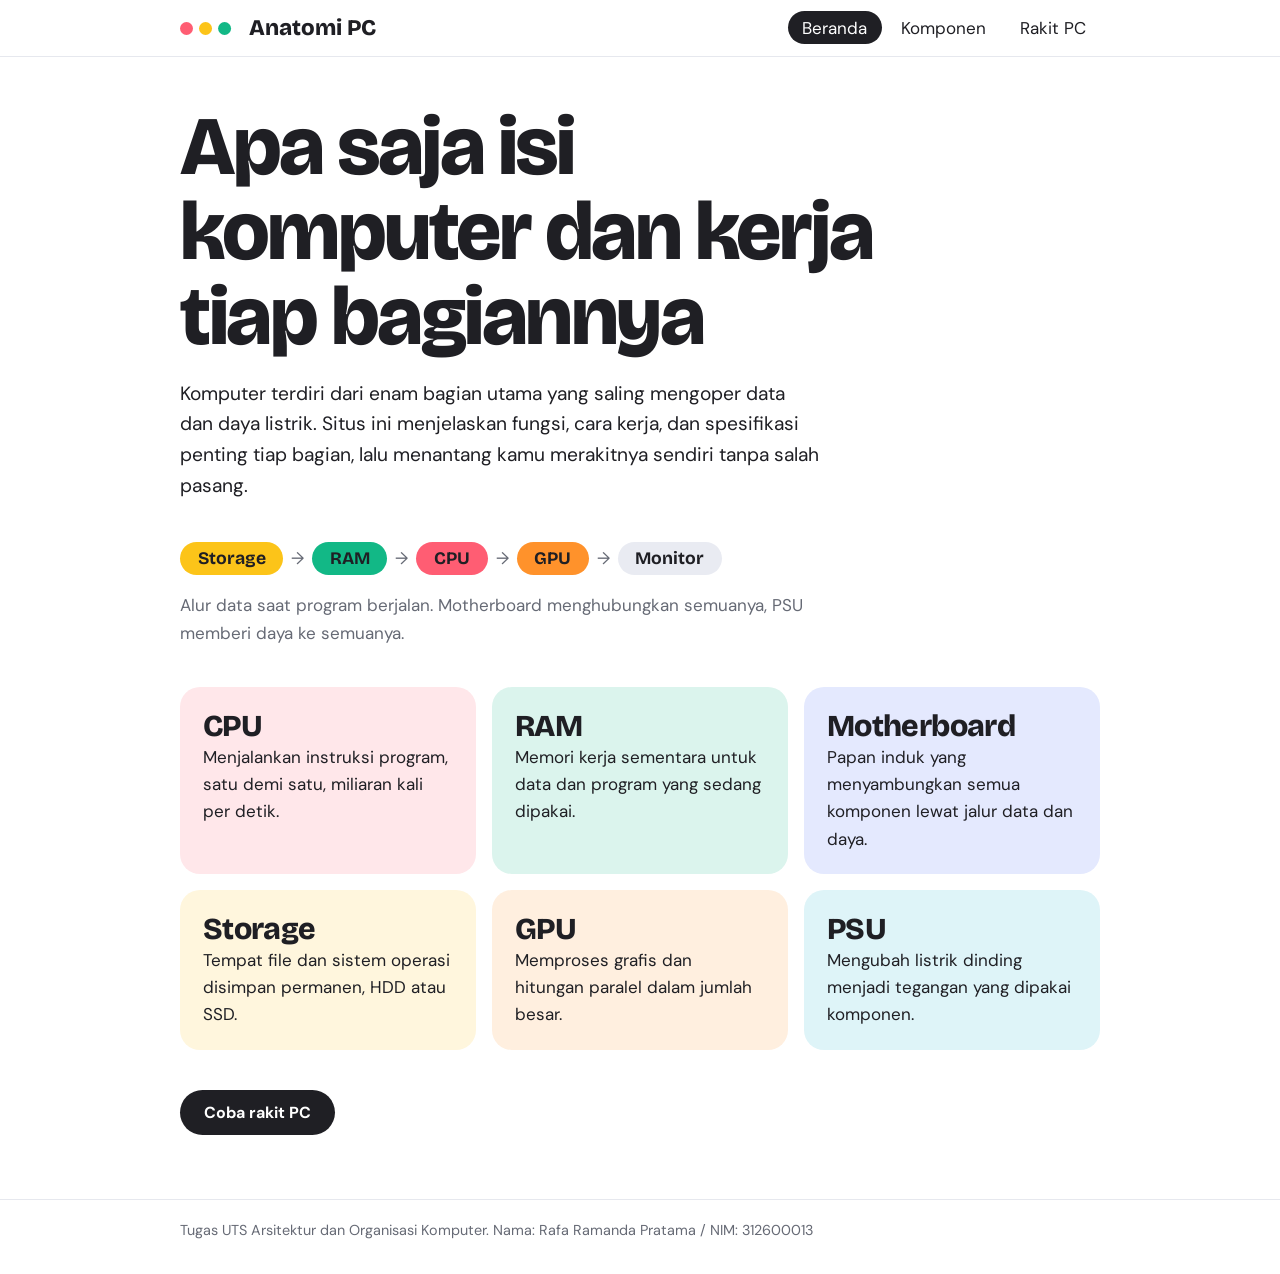
<file: index.html>
<link rel="icon" href="favicon.svg" type="image/svg+xml">
<!doctype html><html lang="id"><head><title>Anatomi PC: isi komputer dan kerjanya</title><meta charset="utf-8"><meta name="viewport" content="width=device-width,initial-scale=1"><link rel="preconnect" href="https://fonts.googleapis.com"><link rel="preconnect" href="https://fonts.gstatic.com" crossorigin><link href="https://fonts.googleapis.com/css2?family=Bricolage+Grotesque:wght@600;800&family=DM+Sans:wght@400;600&display=swap" rel="stylesheet"><link rel="stylesheet" href="style.css"></head><body>
<header><div class="wrap"><a class="logo" href="index.html">Anatomi PC</a><nav><a href="index.html">Beranda</a><a href="komponen.html">Komponen</a><a href="rakit.html">Rakit PC</a></nav></div></header>
<main class="wrap">
<h1>Apa saja isi komputer dan kerja tiap bagiannya</h1>
<p class="lead">Komputer terdiri dari enam bagian utama yang saling mengoper data dan daya listrik. Situs ini menjelaskan fungsi, cara kerja, dan spesifikasi penting tiap bagian, lalu menantang kamu merakitnya sendiri tanpa salah pasang.</p>
<div class="flow" aria-label="Alur data"><b data-t="storage">Storage</b><i aria-hidden="true"></i><b data-t="ram">RAM</b><i aria-hidden="true"></i><b data-t="cpu">CPU</b><i aria-hidden="true"></i><b data-t="gpu">GPU</b><i aria-hidden="true"></i><b>Monitor</b></div>
<p class="note">Alur data saat program berjalan. Motherboard menghubungkan semuanya, PSU memberi daya ke semuanya.</p>
<ul class="idx">
<li><a href="komponen.html#cpu"><strong>CPU</strong><span>Menjalankan instruksi program, satu demi satu, miliaran kali per detik.</span></a></li>
<li><a href="komponen.html#ram"><strong>RAM</strong><span>Memori kerja sementara untuk data dan program yang sedang dipakai.</span></a></li>
<li><a href="komponen.html#mobo"><strong>Motherboard</strong><span>Papan induk yang menyambungkan semua komponen lewat jalur data dan daya.</span></a></li>
<li><a href="komponen.html#storage"><strong>Storage</strong><span>Tempat file dan sistem operasi disimpan permanen, HDD atau SSD.</span></a></li>
<li><a href="komponen.html#gpu"><strong>GPU</strong><span>Memproses grafis dan hitungan paralel dalam jumlah besar.</span></a></li>
<li><a href="komponen.html#psu"><strong>PSU</strong><span>Mengubah listrik dinding menjadi tegangan yang dipakai komponen.</span></a></li>
</ul>
<a class="btn" href="rakit.html">Coba rakit PC</a>
</main>
<footer><div class="wrap">Tugas UTS Arsitektur dan Organisasi Komputer. Nama: Rafa Ramanda Pratama / NIM: 312600013</div></footer>
<script src="script.js"></script></body></html>
</file>
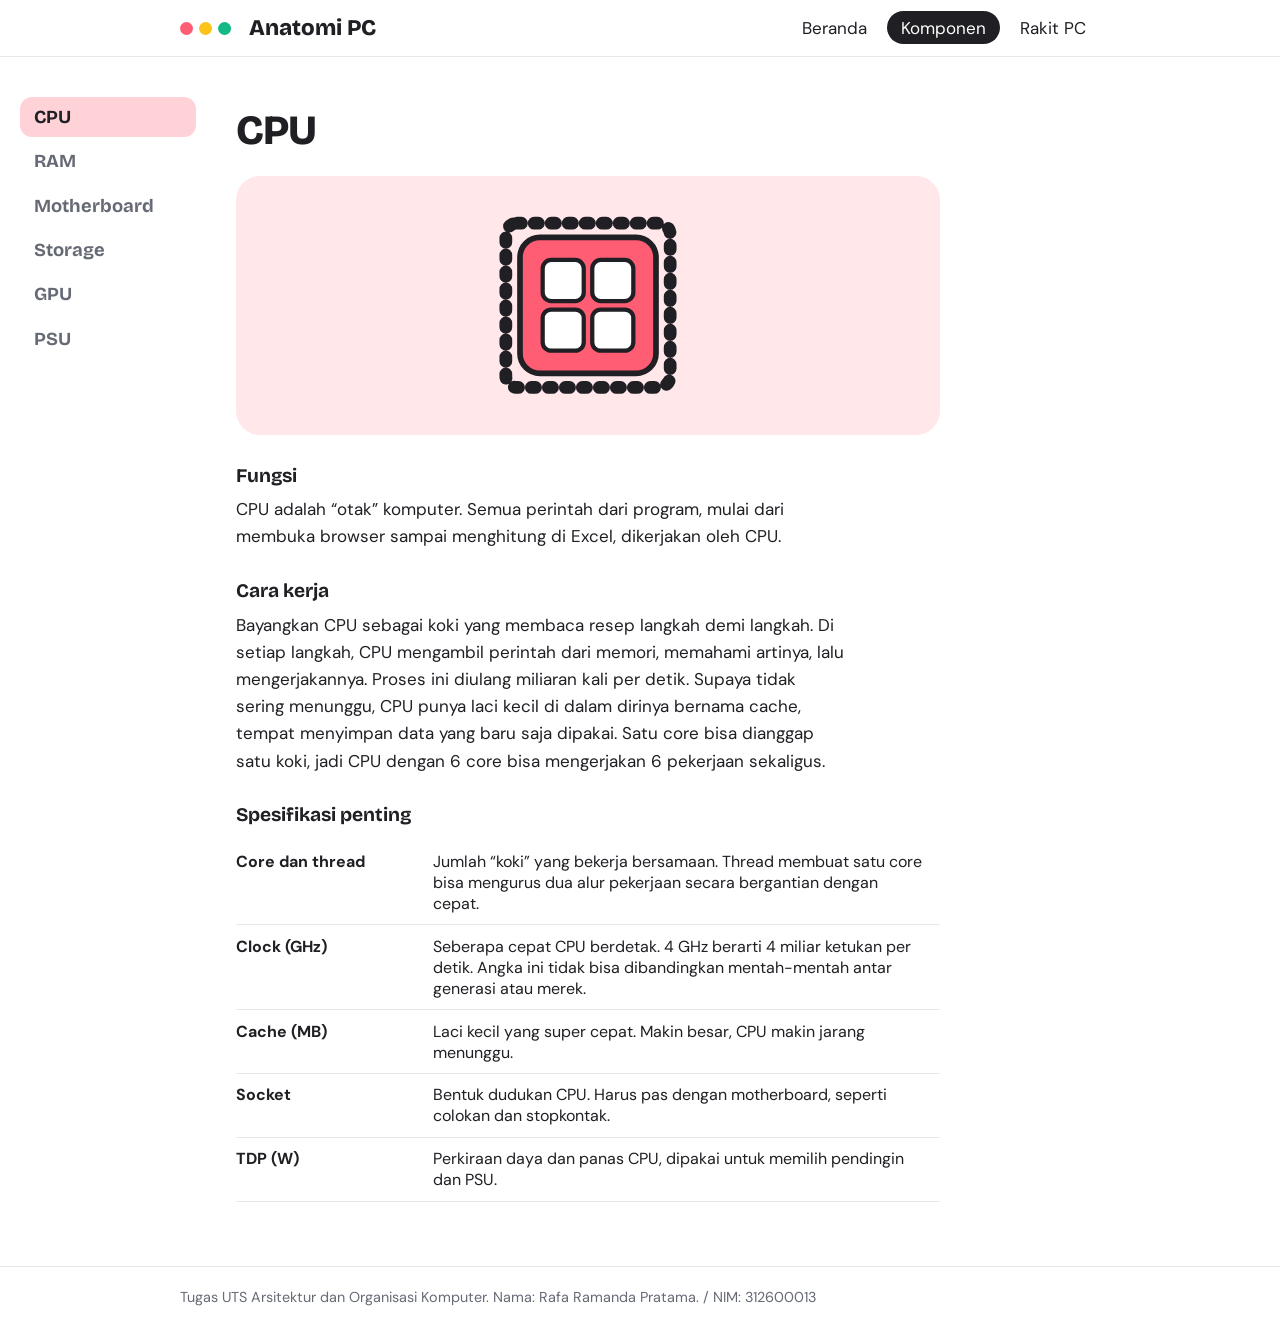
<file: komponen.html>
<link rel="icon" href="favicon.svg" type="image/svg+xml">
<!doctype html><html lang="id"><head><title>Komponen: Anatomi PC</title><meta charset="utf-8"><meta name="viewport" content="width=device-width,initial-scale=1"><link rel="preconnect" href="https://fonts.googleapis.com"><link rel="preconnect" href="https://fonts.gstatic.com" crossorigin><link href="https://fonts.googleapis.com/css2?family=Bricolage+Grotesque:wght@600;800&family=DM+Sans:wght@400;600&display=swap" rel="stylesheet"><link rel="stylesheet" href="style.css"></head><body>
<header><div class="wrap"><a class="logo" href="index.html">Anatomi PC</a><nav><a href="index.html">Beranda</a><a href="komponen.html">Komponen</a><a href="rakit.html">Rakit PC</a></nav></div></header>
<main class="wrap split">
<div class="tabs" role="tablist" aria-label="Pilih komponen">
<button data-t="cpu">CPU</button><button data-t="ram">RAM</button><button data-t="mobo">Motherboard</button><button data-t="storage">Storage</button><button data-t="gpu">GPU</button><button data-t="psu">PSU</button>
</div>
<div>

<section class="panel" id="cpu"><h2>CPU</h2><figure class="art"><svg viewBox="0 0 240 160" role="img" aria-label="Ilustrasi CPU dengan empat core"><rect class="k" x="62" y="22" width="116" height="116" rx="8" stroke-dasharray="3 9" style="stroke-width:9"/><rect class="f" x="72" y="32" width="96" height="96" rx="14"/><g class="cores"><rect class="w" x="88" y="48" width="29" height="29" rx="6"/><rect class="w" x="123" y="48" width="29" height="29" rx="6"/><rect class="w" x="88" y="83" width="29" height="29" rx="6"/><rect class="w" x="123" y="83" width="29" height="29" rx="6"/></g></svg></figure>
<h3>Fungsi</h3><p>CPU adalah “otak” komputer. Semua perintah dari program, mulai dari membuka browser sampai menghitung di Excel, dikerjakan oleh CPU.</p>
<h3>Cara kerja</h3><p>Bayangkan CPU sebagai koki yang membaca resep langkah demi langkah. Di setiap langkah, CPU mengambil perintah dari memori, memahami artinya, lalu mengerjakannya. Proses ini diulang miliaran kali per detik. Supaya tidak sering menunggu, CPU punya laci kecil di dalam dirinya bernama cache, tempat menyimpan data yang baru saja dipakai. Satu core bisa dianggap satu koki, jadi CPU dengan 6 core bisa mengerjakan 6 pekerjaan sekaligus.</p>
<h3>Spesifikasi penting</h3>
<table><tr><th>Core dan thread</th><td>Jumlah “koki” yang bekerja bersamaan. Thread membuat satu core bisa mengurus dua alur pekerjaan secara bergantian dengan cepat.</td></tr><tr><th>Clock (GHz)</th><td>Seberapa cepat CPU berdetak. 4 GHz berarti 4 miliar ketukan per detik. Angka ini tidak bisa dibandingkan mentah-mentah antar generasi atau merek.</td></tr><tr><th>Cache (MB)</th><td>Laci kecil yang super cepat. Makin besar, CPU makin jarang menunggu.</td></tr><tr><th>Socket</th><td>Bentuk dudukan CPU. Harus pas dengan motherboard, seperti colokan dan stopkontak.</td></tr><tr><th>TDP (W)</th><td>Perkiraan daya dan panas CPU, dipakai untuk memilih pendingin dan PSU.</td></tr></table></section>

<section class="panel" id="ram"><h2>RAM</h2><figure class="art"><svg viewBox="0 0 240 160" role="img" aria-label="Ilustrasi modul RAM"><rect class="f" x="20" y="44" width="200" height="66" rx="8"/><g class="chips"><rect class="w" x="34" y="58" width="28" height="34" rx="4"/><rect class="w" x="68" y="58" width="28" height="34" rx="4"/><rect class="w" x="102" y="58" width="28" height="34" rx="4"/><rect class="w" x="136" y="58" width="28" height="34" rx="4"/><rect class="w" x="170" y="58" width="28" height="34" rx="4"/></g><path class="k" d="M30 126H112M128 126H210" stroke-dasharray="3 7" style="stroke-width:9"/></svg></figure>
<h3>Fungsi</h3><p>RAM adalah “meja kerja” komputer. Program dan file yang sedang dibuka ditaruh di sini supaya CPU bisa mengambilnya dengan cepat. Saat komputer dimatikan, isi RAM hilang.</p>
<h3>Cara kerja</h3><p>Kalau storage adalah lemari arsip, RAM adalah meja kerjanya. Saat kamu membuka program, komputer memindahkan datanya dari lemari ke meja. Meja yang luas memudahkan kamu membuka banyak program sekaligus. Kalau mejanya penuh, komputer jadi lambat karena harus bolak-balik ke lemari. Data di RAM disimpan sebagai muatan listrik yang cepat bocor, sehingga harus terus diperbarui berkali-kali tiap detik. Itu sebabnya isinya hilang begitu listrik mati.</p>
<h3>Kecepatan umum (MT/s)</h3><div class="bars"><div style="--w:57"><span>DDR4</span><i></i><b>3200</b></div><div style="--w:100"><span>DDR5</span><i></i><b>5600</b></div></div><h3>Spesifikasi penting</h3>
<table><tr><th>Kapasitas (GB)</th><td>Luas meja kerja. Makin besar, makin banyak program yang bisa dibuka tanpa lag.</td></tr><tr><th>Tipe (DDR4 atau DDR5)</th><td>Generasi RAM. Tidak bisa dicampur karena posisi takik di slotnya berbeda.</td></tr><tr><th>Kecepatan (MT/s)</th><td>Banyaknya data yang bisa dipindahkan per detik. Makin tinggi makin cepat.</td></tr><tr><th>Latency (CL)</th><td>Jeda sebelum data pertama keluar. Makin kecil makin responsif.</td></tr><tr><th>Channel</th><td>Jumlah jalur ke CPU. Dual channel berarti dua jalur, seperti jalan dua lajur.</td></tr></table></section>

<section class="panel" id="mobo"><h2>Motherboard</h2><figure class="art"><svg viewBox="0 0 240 160" role="img" aria-label="Ilustrasi motherboard"><rect class="f" x="26" y="12" width="188" height="136" rx="12"/><rect class="w" x="42" y="28" width="46" height="46" rx="6"/><rect class="w" x="116" y="26" width="10" height="58" rx="3"/><rect class="w" x="132" y="26" width="10" height="58" rx="3"/><rect class="w" x="148" y="26" width="10" height="58" rx="3"/><rect class="w" x="164" y="26" width="10" height="58" rx="3"/><rect class="w" x="42" y="112" width="106" height="12" rx="4"/><rect class="w" x="164" y="100" width="34" height="26" rx="5"/><path class="k dash" d="M88 51H116"/><path class="k dash" d="M65 74V112"/></svg></figure>
<h3>Fungsi</h3><p>Motherboard adalah papan sirkuit utama. Anggap saja “kota” tempat semua komponen tinggal dan saling terhubung. Tanpanya, komponen tidak bisa saling berkomunikasi.</p>
<h3>Cara kerja</h3><p>Di permukaan motherboard ada jalur tembaga halus yang berfungsi seperti jalan raya untuk data. CPU, RAM, GPU, dan storage saling mengirim data lewat jalan ini, dan chipset bertugas sebagai pengatur lalu lintasnya. Listrik dari PSU juga dibagikan ke semua komponen lewat motherboard. Saat komputer dinyalakan, program kecil bernama BIOS/UEFI memeriksa semua perangkat (disebut POST), lalu menyerahkan kendali ke Windows.</p>
<h3>Spesifikasi penting</h3>
<table><tr><th>Socket</th><td>Dudukan CPU. Menentukan CPU apa yang bisa dipasang.</td></tr><tr><th>Chipset</th><td>Pengatur lalu lintas data. Menentukan fitur dan jumlah port, misalnya B650 atau B660.</td></tr><tr><th>Form factor</th><td>Ukuran papan (ATX, micro-ATX, mini-ITX). Harus muat di casing.</td></tr><tr><th>Slot RAM</th><td>Jumlah slot dan tipe RAM yang didukung (DDR4 atau DDR5).</td></tr><tr><th>Slot M.2 dan PCIe</th><td>Tempat memasang SSD NVMe dan kartu grafis.</td></tr></table></section>

<section class="panel" id="storage"><h2>Storage</h2><figure class="art"><svg viewBox="0 0 240 160" role="img" aria-label="Ilustrasi SSD dan HDD"><rect class="f" x="10" y="38" width="110" height="84" rx="10"/><rect class="w" x="24" y="52" width="32" height="26" rx="4"/><rect class="w" x="64" y="52" width="40" height="26" rx="4"/><path class="k" d="M26 108H104" stroke-dasharray="3 7" style="stroke-width:8"/><circle class="w" cx="182" cy="80" r="48"/><circle class="f" cx="182" cy="80" r="16"/><g class="spin" style="transform-origin:182px 80px"><path class="k" d="M182 80V42" style="stroke:var(--c);stroke-width:7"/></g><circle cx="182" cy="80" r="4" fill="#1f1f24"/></svg></figure>
<h3>Fungsi</h3><p>Storage adalah “lemari arsip” komputer. Windows, aplikasi, foto, dan dokumen disimpan di sini secara permanen, tetap ada walau komputer mati.</p>
<h3>Cara kerja</h3><p>Ada dua jenis. HDD punya piringan seperti CD yang berputar, dan datanya dibaca oleh lengan kecil seperti jarum pemutar piringan hitam. Karena ada bagian yang bergerak, HDD lebih lambat dan lebih rentan terhadap benturan. SSD tidak punya bagian yang bergerak, datanya disimpan di chip memori flash, sehingga jauh lebih cepat. SSD NVMe lebih cepat lagi karena memakai jalur PCIe yang lebih lebar daripada SATA.</p>
<h3>Kecepatan baca (perkiraan)</h3><div class="bars"><div style="--w:4"><span>HDD 7200 RPM</span><i></i><b>±150 MB/s</b></div><div style="--w:16"><span>SSD SATA</span><i></i><b>±550 MB/s</b></div><div style="--w:100"><span>SSD NVMe</span><i></i><b>±3.500 MB/s</b></div></div><h3>Spesifikasi penting</h3>
<table><tr><th>Kapasitas</th><td>Banyaknya data yang muat (GB atau TB).</td></tr><tr><th>Antarmuka (SATA atau NVMe)</th><td>Jalur penghubung ke motherboard. Menentukan batas kecepatan maksimum.</td></tr><tr><th>Kecepatan baca/tulis (MB/s)</th><td>Seberapa cepat data dibaca dan ditulis. Ini yang memengaruhi lama booting dan loading.</td></tr><tr><th>TBW (untuk SSD)</th><td>Batas total data yang boleh ditulis sebelum sel memorinya aus. Mirip “umur” SSD.</td></tr><tr><th>RPM (untuk HDD)</th><td>Kecepatan putar piringan, umumnya 5400 atau 7200. Makin tinggi biasanya makin cepat.</td></tr></table></section>

<section class="panel" id="gpu"><h2>GPU</h2><figure class="art"><svg viewBox="0 0 240 160" role="img" aria-label="Ilustrasi kartu grafis dengan dua kipas"><rect class="f" x="14" y="34" width="212" height="88" rx="12"/><path class="k" d="M44 138H190" stroke-dasharray="3 7" style="stroke-width:9"/><circle class="w" cx="74" cy="78" r="32"/><g class="spin" style="transform-origin:74px 78px"><ellipse class="f" cx="74" cy="62" rx="8" ry="15" transform="rotate(0 74 78)"/><ellipse class="f" cx="74" cy="62" rx="8" ry="15" transform="rotate(120 74 78)"/><ellipse class="f" cx="74" cy="62" rx="8" ry="15" transform="rotate(240 74 78)"/></g><circle cx="74" cy="78" r="5" fill="#1f1f24"/><circle class="w" cx="166" cy="78" r="32"/><g class="spin" style="transform-origin:166px 78px"><ellipse class="f" cx="166" cy="62" rx="8" ry="15" transform="rotate(0 166 78)"/><ellipse class="f" cx="166" cy="62" rx="8" ry="15" transform="rotate(120 166 78)"/><ellipse class="f" cx="166" cy="62" rx="8" ry="15" transform="rotate(240 166 78)"/></g><circle cx="166" cy="78" r="5" fill="#1f1f24"/></svg></figure>
<h3>Fungsi</h3><p>GPU adalah “pelukis” komputer. Tugasnya mengubah data menjadi gambar di layar, dan mengerjakan hitungan besar yang bisa dibagi-bagi, seperti game, render video, dan AI.</p>
<h3>Cara kerja</h3><p>CPU itu seperti beberapa profesor yang pintar mengerjakan soal rumit satu per satu. GPU seperti ribuan siswa yang masing-masing mengerjakan soal sederhana secara bersamaan. Cara ini cocok untuk layar, karena warna jutaan piksel harus dihitung sekaligus. GPU punya memori sendiri bernama VRAM untuk menyimpan tekstur dan gambar. Hasilnya dikirim ke monitor lewat kabel HDMI atau DisplayPort.</p>
<h3>Spesifikasi penting</h3>
<table><tr><th>VRAM (GB)</th><td>Memori khusus GPU. Makin besar, makin kuat menangani resolusi tinggi dan tekstur besar.</td></tr><tr><th>Jumlah core</th><td>Banyaknya “pekerja kecil”. Namanya CUDA core di NVIDIA dan stream processor di AMD.</td></tr><tr><th>Daya (TDP/TBP)</th><td>Konsumsi listrik GPU. Menentukan kapasitas PSU dan konektor daya yang dibutuhkan.</td></tr><tr><th>Slot</th><td>Umumnya PCIe x16 di motherboard.</td></tr><tr><th>Port output</th><td>HDMI atau DisplayPort. Pastikan cocok dengan monitor.</td></tr></table></section>

<section class="panel" id="psu"><h2>PSU</h2><figure class="art"><svg viewBox="0 0 240 160" role="img" aria-label="Ilustrasi PSU dengan kipas dan kabel"><rect class="f" x="18" y="26" width="132" height="108" rx="12"/><circle class="w" cx="84" cy="80" r="38"/><g class="spin" style="transform-origin:84px 80px"><ellipse class="f" cx="84" cy="58" rx="8" ry="15" transform="rotate(0 84 80)"/><ellipse class="f" cx="84" cy="58" rx="8" ry="15" transform="rotate(120 84 80)"/><ellipse class="f" cx="84" cy="58" rx="8" ry="15" transform="rotate(240 84 80)"/></g><circle cx="84" cy="80" r="5" fill="#1f1f24"/><path class="k" d="M150 52H190q16 0 16 16v10"/><path class="k" d="M150 82H176q16 0 16 16v18"/><path class="k" d="M150 112H212"/></svg></figure>
<h3>Fungsi</h3><p>PSU adalah “penerjemah listrik”. Listrik stopkontak (AC, tegangan tinggi) diubah menjadi listrik kecil (DC, seperti 12 V, 5 V, dan 3,3 V) yang aman untuk komponen.</p>
<h3>Cara kerja</h3><p>Komponen komputer tidak tahan jika langsung dialiri listrik stopkontak. PSU menyearahkan AC menjadi DC, menurunkan tegangannya, lalu membaginya lewat kabel ke tiap komponen. Jalur 12 V paling sibuk karena dipakai CPU dan GPU yang paling haus daya. Kalau PSU kurang kuat, komputer bisa mati atau restart sendiri saat beban berat.</p>
<h3>Spesifikasi penting</h3>
<table><tr><th>Wattage</th><td>Kemampuan daya maksimum. Sebaiknya sisakan cadangan sekitar 30% di atas perkiraan kebutuhan.</td></tr><tr><th>Sertifikasi 80 PLUS</th><td>Label efisiensi dari Bronze sampai Titanium. Makin tinggi, makin sedikit listrik yang terbuang jadi panas.</td></tr><tr><th>Konektor</th><td>24-pin untuk motherboard, EPS untuk CPU, PCIe untuk GPU, dan SATA untuk storage.</td></tr><tr><th>Modular</th><td>Kabel bisa dilepas-pasang, sehingga isi casing lebih rapi.</td></tr></table></section>

</div></main>
<footer><div class="wrap">Tugas UTS Arsitektur dan Organisasi Komputer. Nama: Rafa Ramanda Pratama. / NIM: 312600013</div></footer>
<script src="script.js"></script></body></html>
</file>
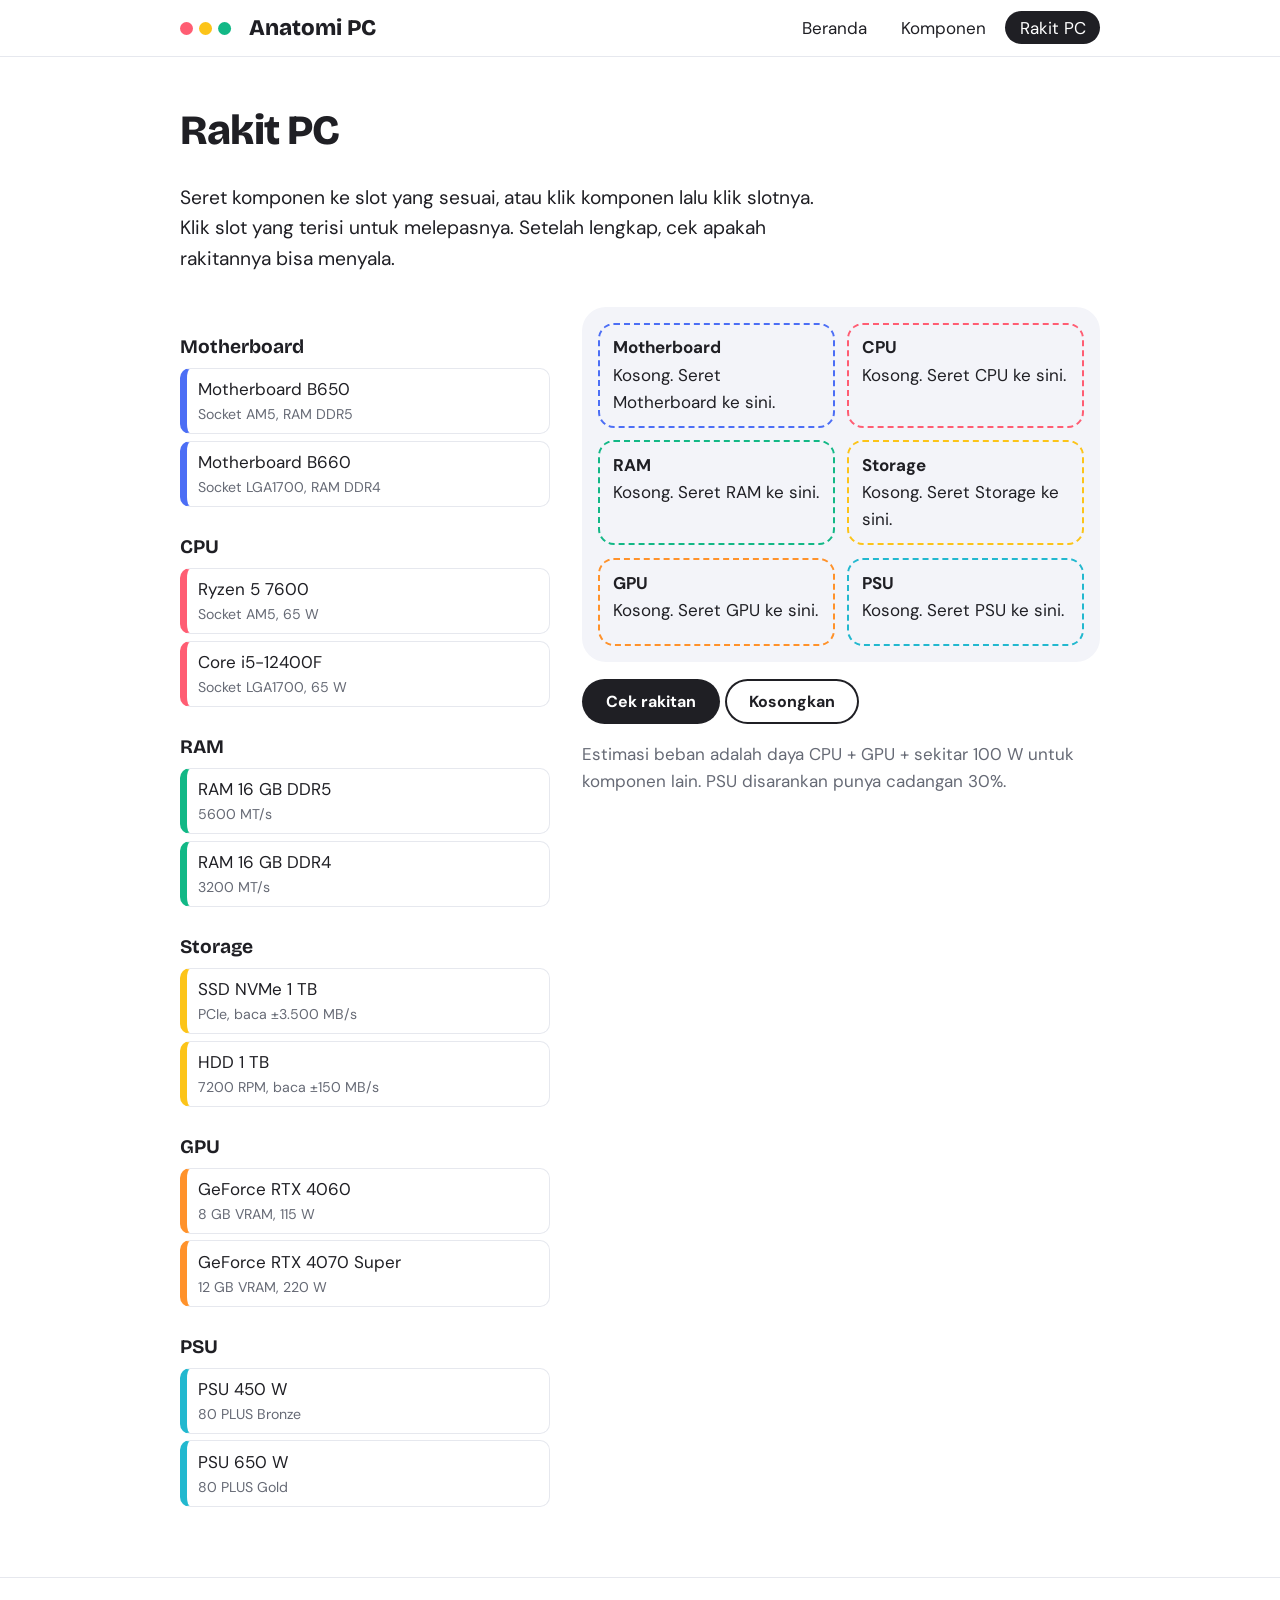
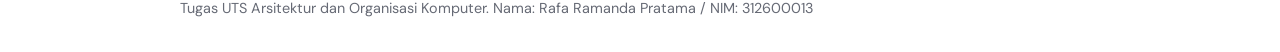
<file: rakit.html>
<link rel="icon" href="favicon.svg" type="image/svg+xml">
<!doctype html><html lang="id"><head><title>Rakit PC: Anatomi PC</title><meta charset="utf-8"><meta name="viewport" content="width=device-width,initial-scale=1"><link rel="preconnect" href="https://fonts.googleapis.com"><link rel="preconnect" href="https://fonts.gstatic.com" crossorigin><link href="https://fonts.googleapis.com/css2?family=Bricolage+Grotesque:wght@600;800&family=DM+Sans:wght@400;600&display=swap" rel="stylesheet"><link rel="stylesheet" href="style.css"></head><body>
<header><div class="wrap"><a class="logo" href="index.html">Anatomi PC</a><nav><a href="index.html">Beranda</a><a href="komponen.html">Komponen</a><a href="rakit.html">Rakit PC</a></nav></div></header>
<main class="wrap">
<h2 style="margin-top:2.5rem">Rakit PC</h2>
<p class="lead">Seret komponen ke slot yang sesuai, atau klik komponen lalu klik slotnya. Klik slot yang terisi untuk melepasnya. Setelah lengkap, cek apakah rakitannya bisa menyala.</p>
<div class="lab">
<div id="tray" aria-label="Daftar komponen"></div>
<div>
<div class="board" id="board"></div>
<p><button class="btn" id="cek">Cek rakitan</button> <button class="btn alt" id="reset">Kosongkan</button></p>
<ul id="hasil" aria-live="polite"></ul>
<p class="note">Estimasi beban adalah daya CPU + GPU + sekitar 100 W untuk komponen lain. PSU disarankan punya cadangan 30%.</p>
</div></div>
</main>
<footer><div class="wrap">Tugas UTS Arsitektur dan Organisasi Komputer. Nama: Rafa Ramanda Pratama / NIM: 312600013</div></footer>
<script src="script.js"></script><script src="rakit.js"></script></body></html>
</file>
<file: style.css>
:root{--bg:#fff;--ink:#1f1f24;--mut:#666a75;--line:#e6e8ee;--hd:"Bricolage Grotesque","DM Sans",system-ui,sans-serif;--ok:#16874a;--bad:#c62828;--warn:#9a6700}
[data-t=cpu],#cpu,a[href$="#cpu"]{--c:#ff5d73}
[data-t=ram],#ram,a[href$="#ram"]{--c:#12b886}
[data-t=mobo],#mobo,a[href$="#mobo"]{--c:#4c6ef5}
[data-t=storage],[data-t=sto],#storage,a[href$="#storage"]{--c:#fcc419}
[data-t=gpu],#gpu,a[href$="#gpu"]{--c:#ff922b}
[data-t=psu],#psu,a[href$="#psu"]{--c:#22b8cf}
*{box-sizing:border-box}
body{margin:0;background:var(--bg);color:var(--ink);font:17px/1.6 "DM Sans",system-ui,sans-serif}
a{color:#3b5bdb}
:focus-visible{outline:3px solid #4c6ef5;outline-offset:2px}
.wrap{max-width:60rem;margin:0 auto;padding:0 1.25rem}
header{border-bottom:1px solid var(--line)}
header .wrap{display:flex;justify-content:space-between;align-items:center;flex-wrap:wrap;gap:.5rem;padding-block:.9rem}
.logo{font:800 1.4rem var(--hd);color:var(--ink);text-decoration:none}
.logo::before{content:"";display:inline-block;width:.6em;height:.6em;border-radius:50%;background:#ff5d73;box-shadow:.85em 0 #fcc419,1.7em 0 #12b886;margin-right:2.5em}
nav a{color:var(--ink);text-decoration:none;margin-left:.3rem;padding:.35rem .9rem;border-radius:99px;transition:background .2s}
nav a:hover{background:#eef0f6}
nav a[aria-current]{background:var(--ink);color:#fff}
main{animation:enter .45s cubic-bezier(.2,.7,.2,1)}
body.out main{opacity:0;transform:translateY(-8px);transition:opacity .18s,transform .18s}
@keyframes enter{from{opacity:0;transform:translateY(12px)}}
h1,h2,h3{font-family:var(--hd);margin:0}
h1{font-size:clamp(2.6rem,8vw,5.2rem);font-weight:800;line-height:1.02;letter-spacing:-.03em;margin:3rem 0 1.2rem;max-width:14ch}
h2{font-size:2.6rem;font-weight:800;letter-spacing:-.02em;margin-bottom:.8rem}
h3{font-size:1.2rem;font-weight:700;margin:1.6rem 0 .3rem}
.lead{font-size:1.2rem;max-width:40rem}
.note{color:var(--mut);max-width:40rem}
.flow{display:flex;flex-wrap:wrap;align-items:center;gap:.5rem;margin:2.5rem 0 .6rem}
.flow b{background:var(--c,#e9ebf2);padding:.4rem 1.1rem;border-radius:99px;font:700 1.1rem var(--hd)}
.flow i{font-style:normal;color:var(--mut)}
.flow i::before{content:"\2192"}
.idx{list-style:none;padding:0;margin:2.5rem 0;display:grid;grid-template-columns:repeat(auto-fit,minmax(17rem,1fr));gap:1rem}
.idx a{display:block;height:100%;padding:1.2rem 1.3rem;border-radius:20px;border:2px solid transparent;background:color-mix(in srgb,var(--c) 15%,#fff);text-decoration:none;color:var(--ink);transition:transform .2s,border-color .2s}
.idx a:hover{transform:translateY(-3px);border-color:var(--c)}
.idx strong{display:block;font:800 1.9rem var(--hd);letter-spacing:-.02em}
.btn{display:inline-block;background:var(--ink);color:#fff;border:0;border-radius:99px;padding:.75rem 1.5rem;font:700 1rem "DM Sans",sans-serif;text-decoration:none;cursor:pointer;transition:background .2s}
.btn:hover{background:#4c6ef5}
.btn.alt{background:none;color:var(--ink);box-shadow:inset 0 0 0 2px var(--ink)}
.btn.alt:hover{background:#eef0f6}
.split{display:grid;grid-template-columns:11rem 1fr;gap:2.5rem;margin:2.5rem 0}
.tabs{display:flex;flex-direction:column;gap:.3rem}
.tabs button{background:none;border:0;border-radius:12px;text-align:left;padding:.55rem .9rem;font:700 1.15rem var(--hd);cursor:pointer;color:var(--mut);transition:background .2s}
.tabs button:hover{background:#f1f3f8}
.tabs button[aria-selected=true]{background:color-mix(in srgb,var(--c) 28%,#fff);color:var(--ink)}
.panel{animation:enter .35s ease}
.panel p{max-width:38rem;margin:.2rem 0}
.art{margin:0 0 1rem;padding:1rem;border-radius:24px;background:color-mix(in srgb,var(--c) 15%,#fff);display:grid;place-items:center}
.art svg{width:100%;max-width:340px;height:auto;stroke-linejoin:round}
.art .f{fill:var(--c);stroke:var(--ink);stroke-width:4}
.art .w{fill:#fff;stroke:var(--ink);stroke-width:3}
.art .k{fill:none;stroke:var(--ink);stroke-width:6;stroke-linecap:round}
.art .dash{stroke-width:4;stroke-dasharray:4 8;animation:dash 1s linear infinite}
.cores rect,.chips rect{animation:blip 2.4s infinite}
.cores rect:nth-child(2),.chips rect:nth-child(2){animation-delay:.5s}
.cores rect:nth-child(3),.chips rect:nth-child(3){animation-delay:1s}
.cores rect:nth-child(4),.chips rect:nth-child(4){animation-delay:1.5s}
.chips rect:nth-child(5){animation-delay:2s}
.spin{animation:spin 2.5s linear infinite}
@keyframes blip{50%{opacity:.2}}
@keyframes spin{to{transform:rotate(360deg)}}
@keyframes dash{to{stroke-dashoffset:-24}}
.bars div{display:grid;grid-template-columns:9rem 1fr 6.5rem;align-items:center;gap:.7rem;margin:.5rem 0;max-width:38rem}
.bars i{display:block;height:16px;border-radius:8px;background:var(--c);width:calc(var(--w)*1%);transform-origin:left;animation:grow .9s cubic-bezier(.2,.7,.2,1) both}
@keyframes grow{from{transform:scaleX(0)}}
table{width:100%;border-collapse:collapse;margin-top:.6rem}
th,td{text-align:left;padding:.65rem .8rem .65rem 0;border-bottom:1px solid var(--line);vertical-align:top}
th{width:28%;font-weight:700}
.lab{display:grid;grid-template-columns:1fr 1.4fr;gap:2rem;margin:2rem 0}
.part{display:block;width:100%;text-align:left;background:#fff;border:1.5px solid var(--line);border-left:7px solid var(--c);border-radius:10px;padding:.45rem .7rem;margin-bottom:.4rem;cursor:grab;font:inherit;color:var(--ink);transition:transform .15s}
.part:hover{transform:translateX(3px)}
.part small{display:block;color:var(--mut)}
.part.sel{background:var(--ink);color:#fff}.part.sel small{color:#c3c6d0}
.part.used{opacity:.35}
.board{background:#f3f4f9;border-radius:24px;padding:1rem;display:grid;grid-template-columns:1fr 1fr;gap:.8rem;align-content:start}
.slot{min-height:5.5rem;border:2px dashed var(--c);border-radius:16px;padding:.6rem .8rem;cursor:pointer;transition:background .2s}
.slot span{font-weight:700}
.slot b{display:block;font:800 1.3rem var(--hd)}
.slot.over{background:color-mix(in srgb,var(--c) 30%,#fff)}
.slot.full{border-style:solid;background:color-mix(in srgb,var(--c) 22%,#fff)}
.slot.pop{animation:pop .3s cubic-bezier(.3,1.6,.5,1)}
.slot.no{animation:no .3s}
@keyframes pop{from{transform:scale(.9)}}
@keyframes no{25%{transform:translateX(-6px)}75%{transform:translateX(6px)}}
#hasil{list-style:none;padding:0;margin:1rem 0}
#hasil li{padding:.55rem .9rem;border-left:5px solid;border-radius:8px;background:#f6f7fa;margin-bottom:.4rem;animation:enter .3s ease}
.ok{border-color:var(--ok)}.bad{border-color:var(--bad)}.warn{border-color:var(--warn)}
footer{margin-top:4rem;padding:1.2rem 0 2rem;border-top:1px solid var(--line);color:var(--mut);font-size:.9rem}
@media(prefers-reduced-motion:reduce){*,*::before,*::after{animation:none!important;transition:none!important}.slot.no{outline:3px solid var(--bad)}}
@media(max-width:760px){.lab,.split{grid-template-columns:1fr}.tabs{flex-direction:row;overflow-x:auto}.tabs button{white-space:nowrap}.bars div{grid-template-columns:7rem 1fr 5.5rem}}
</file>
